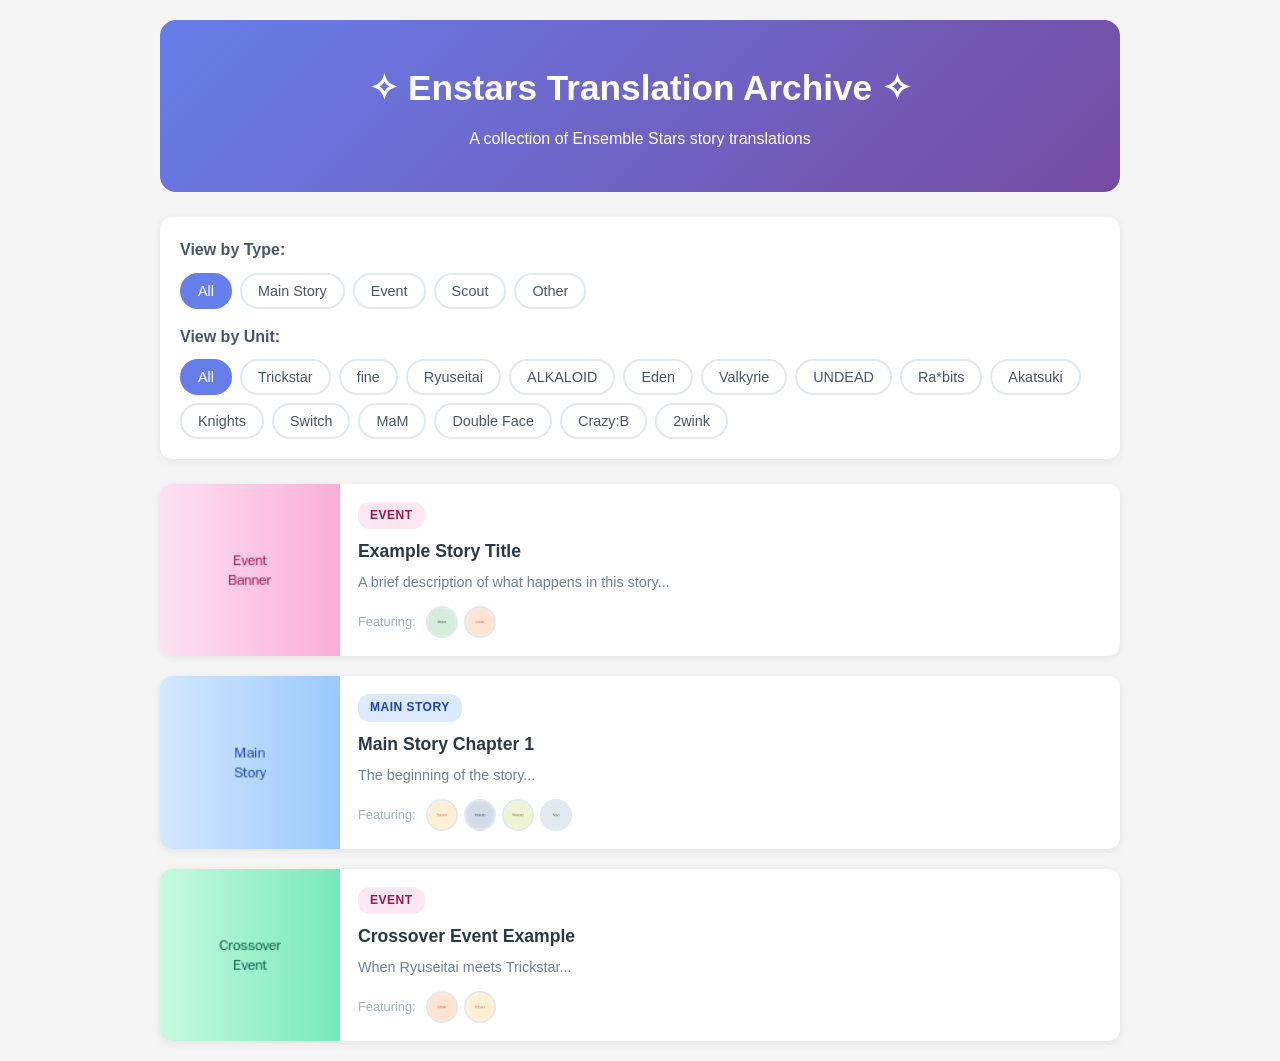
<file: index.html>
<!DOCTYPE html>
<html lang="en">
<head>
  <meta charset="UTF-8">
  <meta name="viewport" content="width=device-width, initial-scale=1.0">
  <title>Enstars Translation Archive</title>
  <link rel="stylesheet" href="styles.css">
</head>
<body>
  <div class="index-container">
    
    <!-- Header -->
    <div class="index-header">
      <h1>✧ Enstars Translation Archive ✧</h1>
      <p>A collection of Ensemble Stars story translations</p>
    </div>

    <!-- Filter Controls -->
    <div class="filter-section">
      <div class="filter-group">
        <label>View by Type:</label>
        <div class="filter-buttons" id="type-filters">
          <button class="filter-btn active" data-filter="all">All</button>
          <button class="filter-btn" data-filter="main-story">Main Story</button>
          <button class="filter-btn" data-filter="event">Event</button>
          <button class="filter-btn" data-filter="scout">Scout</button>
          <button class="filter-btn" data-filter="other">Other</button>
        </div>
      </div>
      
      <div class="filter-group">
        <label>View by Unit:</label>
        <div class="filter-buttons unit-filters" id="unit-filters">
          <button class="filter-btn active" data-filter="all">All</button>
          <button class="filter-btn" data-filter="trickstar">Trickstar</button>
          <button class="filter-btn" data-filter="fine">fine</button>
          <button class="filter-btn" data-filter="ryuseitai">Ryuseitai</button>
          <button class="filter-btn" data-filter="alkaloid">ALKALOID</button>
          <button class="filter-btn" data-filter="eden">Eden</button>
          <button class="filter-btn" data-filter="valkyrie">Valkyrie</button>
          <button class="filter-btn" data-filter="undead">UNDEAD</button>
          <button class="filter-btn" data-filter="rabits">Ra*bits</button>
          <button class="filter-btn" data-filter="akatsuki">Akatsuki</button>
          <button class="filter-btn" data-filter="knights">Knights</button>
          <button class="filter-btn" data-filter="switch">Switch</button>
          <button class="filter-btn" data-filter="mam">MaM</button>
          <button class="filter-btn" data-filter="doublesface">Double Face</button>
          <button class="filter-btn" data-filter="crazeb">Crazy:B</button>
          <button class="filter-btn" data-filter="2wink">2wink</button>
        </div>
      </div>
    </div>

    <!-- Story List -->
    <div class="story-list" id="story-list">
      
      <!-- ============================================
           HOW TO ADD A STORY CARD:
           
           1. Copy a story-card div
           2. Set data-type to: main-story, event, scout, or other
           3. Set data-units to the unit(s) featured (comma-separated if multiple)
           4. Add story image in the .story-image div
           5. Add character mini-sprites in the .featuring div
           6. Update title, description, and link
           ============================================ -->

      <!-- EXAMPLE: Event story featuring Ryuseitai -->
      <div class="story-card" data-type="event" data-units="ryuseitai">
        <a href="stories/example-story.html">
          <div class="story-image">
            <img src="story-images/example-event.png" alt="Story banner">
          </div>
          <div class="story-info">
            <span class="story-type event">Event</span>
            <h3>Example Story Title</h3>
            <p class="description">A brief description of what happens in this story...</p>
            <div class="featuring">
              <span class="featuring-label">Featuring:</span>
              <img class="mini-sprite" src="sprites/midori.png" alt="Midori" title="Midori">
              <img class="mini-sprite" src="sprites/chiaki.png" alt="Chiaki" title="Chiaki">
            </div>
          </div>
        </a>
      </div>

      <!-- EXAMPLE: Main Story chapter -->
      <div class="story-card" data-type="main-story" data-units="trickstar">
        <a href="stories/main-story-ch1.html">
          <div class="story-image">
            <img src="story-images/main-story.png" alt="Story banner">
          </div>
          <div class="story-info">
            <span class="story-type main-story">Main Story</span>
            <h3>Main Story Chapter 1</h3>
            <p class="description">The beginning of the story...</p>
            <div class="featuring">
              <span class="featuring-label">Featuring:</span>
              <img class="mini-sprite" src="sprites/subaru.png" alt="Subaru" title="Subaru">
              <img class="mini-sprite" src="sprites/hokuto.png" alt="Hokuto" title="Hokuto">
              <img class="mini-sprite" src="sprites/makoto.png" alt="Makoto" title="Makoto">
              <img class="mini-sprite" src="sprites/mao.png" alt="Mao" title="Mao">
            </div>
          </div>
        </a>
      </div>

      <!-- EXAMPLE: Story featuring multiple units -->
      <div class="story-card" data-type="event" data-units="ryuseitai,trickstar">
        <a href="stories/crossover-event.html">
          <div class="story-image">
            <img src="story-images/crossover.png" alt="Story banner">
          </div>
          <div class="story-info">
            <span class="story-type event">Event</span>
            <h3>Crossover Event Example</h3>
            <p class="description">When Ryuseitai meets Trickstar...</p>
            <div class="featuring">
              <span class="featuring-label">Featuring:</span>
              <img class="mini-sprite" src="sprites/chiaki.png" alt="Chiaki" title="Chiaki">
              <img class="mini-sprite" src="sprites/subaru.png" alt="Subaru" title="Subaru">
            </div>
          </div>
        </a>
      </div>

    </div>

    <!-- No results message -->
    <div class="no-results" id="no-results" style="display: none;">
      <p>No stories match the selected filters.</p>
    </div>

  </div>

  <!-- Filter Script -->
  <script>
    // Current filter state
    let currentTypeFilter = 'all';
    let currentUnitFilter = 'all';

    // Get all filter buttons and story cards
    const typeButtons = document.querySelectorAll('#type-filters .filter-btn');
    const unitButtons = document.querySelectorAll('#unit-filters .filter-btn');
    const storyCards = document.querySelectorAll('.story-card');
    const noResults = document.getElementById('no-results');

    // Filter function
    function filterStories() {
      let visibleCount = 0;

      storyCards.forEach(card => {
        const cardType = card.dataset.type;
        const cardUnits = card.dataset.units.split(',');

        const typeMatch = currentTypeFilter === 'all' || cardType === currentTypeFilter;
        const unitMatch = currentUnitFilter === 'all' || cardUnits.includes(currentUnitFilter);

        if (typeMatch && unitMatch) {
          card.style.display = 'block';
          visibleCount++;
        } else {
          card.style.display = 'none';
        }
      });

      // Show/hide no results message
      noResults.style.display = visibleCount === 0 ? 'block' : 'none';
    }

    // Type filter buttons
    typeButtons.forEach(btn => {
      btn.addEventListener('click', () => {
        typeButtons.forEach(b => b.classList.remove('active'));
        btn.classList.add('active');
        currentTypeFilter = btn.dataset.filter;
        filterStories();
      });
    });

    // Unit filter buttons
    unitButtons.forEach(btn => {
      btn.addEventListener('click', () => {
        unitButtons.forEach(b => b.classList.remove('active'));
        btn.classList.add('active');
        currentUnitFilter = btn.dataset.filter;
        filterStories();
      });
    });
  </script>
</body>
</html>
</file>
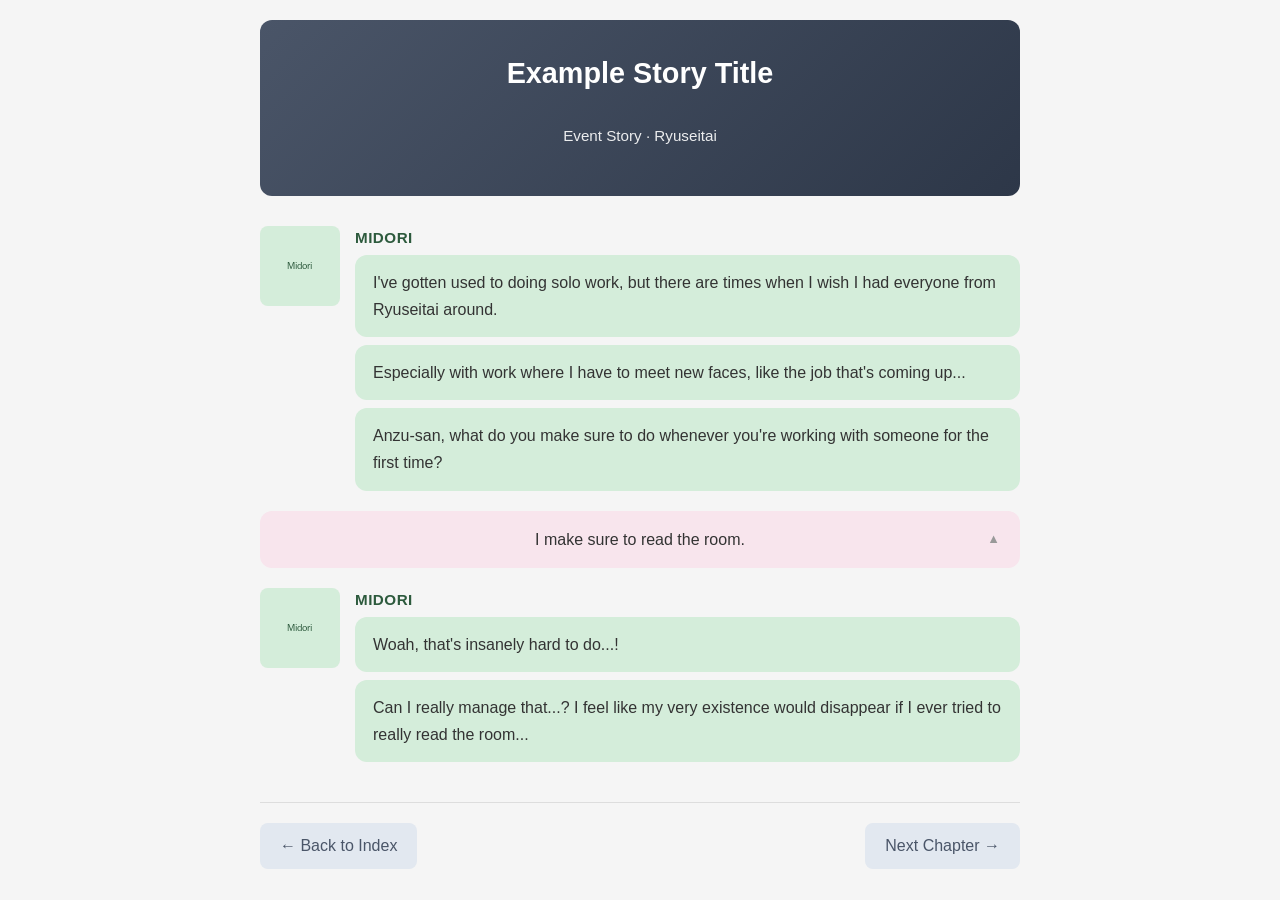
<file: stories/example-story.html>
<!DOCTYPE html>
<html lang="en">
<head>
  <meta charset="UTF-8">
  <meta name="viewport" content="width=device-width, initial-scale=1.0">
  <title>Example Story - Enstars Archive</title>
  <link rel="stylesheet" href="../styles.css">
</head>
<body>
  <div class="story-container">
    
    <!-- Story Header -->
    <div class="story-header">
      <h1>Example Story Title</h1>
      <p class="story-info">Event Story · Ryuseitai</p>
    </div>

    <!-- Dialogue with sprite -->
    <div class="dialogue midori">
      <img class="sprite" src="../sprites/midori.png" alt="Midori">
      <div class="dialogue-content">
        <p class="name">MIDORI</p>
        <p class="text">I've gotten used to doing solo work, but there are times when I wish I had everyone from Ryuseitai around.</p>
      </div>
    </div>

    <!-- Continuation - same character, no sprite needed -->
    <div class="dialogue midori no-sprite">
      <div class="dialogue-content">
        <p class="text">Especially with work where I have to meet new faces, like the job that's coming up...</p>
      </div>
    </div>

    <div class="dialogue midori no-sprite">
      <div class="dialogue-content">
        <p class="text">Anzu-san, what do you make sure to do whenever you're working with someone for the first time?</p>
      </div>
    </div>

    <!-- Player choice box -->
    <div class="player-choice">
      I make sure to read the room.
    </div>

    <!-- Midori responds -->
    <div class="dialogue midori">
      <img class="sprite" src="../sprites/midori.png" alt="Midori">
      <div class="dialogue-content">
        <p class="name">MIDORI</p>
        <p class="text">Woah, that's insanely hard to do...!</p>
      </div>
    </div>

    <div class="dialogue midori no-sprite">
      <div class="dialogue-content">
        <p class="text">Can I really manage that...? I feel like my very existence would disappear if I ever tried to really read the room...</p>
      </div>
    </div>

    <!-- Navigation links -->
    <div class="nav-links">
      <a href="../index.html">← Back to Index</a>
      <a href="#">Next Chapter →</a>
    </div>

  </div>
</body>
</html>
</file>
<file: styles.css>
/* ============================================
   ENSTARS TRANSLATION ARCHIVE - STYLESHEET
   ============================================
   You generally don't need to edit this file!
   Just use it as-is for all your story pages.
   ============================================ */

* {
  margin: 0;
  padding: 0;
  box-sizing: border-box;
}

body {
  font-family: 'Segoe UI', Tahoma, Geneva, Verdana, sans-serif;
  background-color: #f5f5f5;
  color: #333;
  line-height: 1.6;
}

/* ============================================
   INDEX PAGE STYLES
   ============================================ */

.index-container {
  max-width: 1000px;
  margin: 0 auto;
  padding: 20px;
}

.index-header {
  background: linear-gradient(135deg, #667eea 0%, #764ba2 100%);
  color: white;
  padding: 40px;
  border-radius: 16px;
  margin-bottom: 25px;
  text-align: center;
}

.index-header h1 {
  font-size: 2.2rem;
  margin-bottom: 10px;
}

/* ============================================
   FILTER SECTION
   ============================================ */

.filter-section {
  background: white;
  padding: 20px;
  border-radius: 12px;
  margin-bottom: 25px;
  box-shadow: 0 2px 8px rgba(0,0,0,0.08);
}

.filter-group {
  margin-bottom: 15px;
}

.filter-group:last-child {
  margin-bottom: 0;
}

.filter-group label {
  display: block;
  font-weight: 600;
  margin-bottom: 10px;
  color: #4a5568;
}

.filter-buttons {
  display: flex;
  flex-wrap: wrap;
  gap: 8px;
}

.filter-btn {
  padding: 8px 16px;
  border: 2px solid #e2e8f0;
  background: white;
  border-radius: 20px;
  cursor: pointer;
  font-size: 0.9rem;
  transition: all 0.2s;
  color: #4a5568;
}

.filter-btn:hover {
  border-color: #667eea;
  color: #667eea;
}

.filter-btn.active {
  background: #667eea;
  border-color: #667eea;
  color: white;
}

/* ============================================
   STORY CARDS - NEW DESIGN
   ============================================ */

.story-list {
  display: grid;
  gap: 20px;
}

.story-card {
  background: white;
  border-radius: 12px;
  box-shadow: 0 2px 8px rgba(0,0,0,0.08);
  overflow: hidden;
  transition: transform 0.2s, box-shadow 0.2s;
}

.story-card:hover {
  transform: translateY(-3px);
  box-shadow: 0 6px 20px rgba(0,0,0,0.12);
}

.story-card a {
  display: flex;
  text-decoration: none;
  color: inherit;
}

/* Story Image */
.story-image {
  width: 180px;
  min-height: 140px;
  flex-shrink: 0;
  background: linear-gradient(135deg, #e2e8f0 0%, #cbd5e0 100%);
  display: flex;
  align-items: center;
  justify-content: center;
  overflow: hidden;
}

.story-image img {
  width: 100%;
  height: 100%;
  object-fit: cover;
}

/* When no image is available */
.story-image.no-image::after {
  content: "No Image";
  color: #a0aec0;
  font-size: 0.85rem;
}

/* Story Info */
.story-info {
  padding: 18px;
  flex: 1;
  display: flex;
  flex-direction: column;
}

/* Story Type Badge */
.story-type {
  display: inline-block;
  padding: 4px 12px;
  border-radius: 12px;
  font-size: 0.75rem;
  font-weight: 600;
  text-transform: uppercase;
  letter-spacing: 0.5px;
  margin-bottom: 8px;
  width: fit-content;
}

.story-type.main-story {
  background: #dbeafe;
  color: #1e40af;
}

.story-type.event {
  background: #fce7f3;
  color: #9d174d;
}

.story-type.scout {
  background: #d1fae5;
  color: #065f46;
}

.story-type.other {
  background: #e5e7eb;
  color: #374151;
}

.story-info h3 {
  color: #2d3748;
  margin-bottom: 6px;
  font-size: 1.1rem;
}

.story-info .description {
  color: #718096;
  font-size: 0.9rem;
  margin-bottom: 12px;
  flex-grow: 1;
}

/* Featuring Section with Mini Sprites */
.featuring {
  display: flex;
  align-items: center;
  gap: 6px;
  flex-wrap: wrap;
}

.featuring-label {
  font-size: 0.8rem;
  color: #a0aec0;
  margin-right: 4px;
}

.mini-sprite {
  width: 32px;
  height: 32px;
  border-radius: 50%;
  object-fit: cover;
  border: 2px solid #e2e8f0;
  transition: transform 0.2s;
}

.mini-sprite:hover {
  transform: scale(1.15);
  border-color: #667eea;
}

/* No Results Message */
.no-results {
  text-align: center;
  padding: 40px;
  color: #718096;
}

/* ============================================
   RESPONSIVE DESIGN
   ============================================ */

@media (max-width: 600px) {
  .story-card a {
    flex-direction: column;
  }
  
  .story-image {
    width: 100%;
    height: 150px;
  }
  
  .filter-buttons {
    gap: 6px;
  }
  
  .filter-btn {
    padding: 6px 12px;
    font-size: 0.8rem;
  }
}

/* ============================================
   STORY PAGE STYLES
   ============================================ */

/* Container for the whole story */
.story-container {
  max-width: 800px;
  margin: 0 auto;
  padding: 20px;
}

/* Story header with title and info */
.story-header {
  background: linear-gradient(135deg, #4a5568 0%, #2d3748 100%);
  color: white;
  padding: 30px;
  border-radius: 12px;
  margin-bottom: 30px;
  text-align: center;
}

.story-header h1 {
  font-size: 1.8rem;
  margin-bottom: 10px;
}

.story-header .story-info {
  opacity: 0.9;
  font-size: 0.95rem;
}

/* Individual dialogue block */
.dialogue {
  display: flex;
  align-items: flex-start;
  gap: 15px;
  margin-bottom: 8px;
}

/* Character sprite/icon */
.dialogue .sprite {
  width: 80px;
  height: 80px;
  border-radius: 8px;
  object-fit: cover;
  flex-shrink: 0;
}

/* When there's no sprite (continuation of dialogue) */
.dialogue.no-sprite {
  padding-left: 95px;
}

/* Dialogue content area */
.dialogue-content {
  flex: 1;
}

/* Character name */
.dialogue .name {
  font-weight: bold;
  font-size: 0.95rem;
  margin-bottom: 4px;
  letter-spacing: 0.5px;
}

/* Dialogue text bubble */
.dialogue .text {
  padding: 14px 18px;
  border-radius: 12px;
  font-size: 1rem;
  line-height: 1.7;
}

/* ============================================
   CHARACTER COLORS
   Add more characters by copying this pattern!
   ============================================ */

/* Midori Takamine - Soft green */
.dialogue.midori .name { color: #2d5a3d; }
.dialogue.midori .text { background-color: #d4edda; }

/* Player/Anzu - Soft pink */
.dialogue.player .name { color: #6b4c5a; }
.dialogue.player .text { background-color: #f8e5ed; }

/* Chiaki Morisawa - Orange/Red */
.dialogue.chiaki .name { color: #c44a2d; }
.dialogue.chiaki .text { background-color: #ffe4d4; }

/* Kanata Shinkai - Blue */
.dialogue.kanata .name { color: #2d5a7c; }
.dialogue.kanata .text { background-color: #d4e8f4; }

/* Tetora Nagumo - Red */
.dialogue.tetora .name { color: #8b2d2d; }
.dialogue.tetora .text { background-color: #f4d4d4; }

/* Shinobu Sengoku - Purple */
.dialogue.shinobu .name { color: #5a2d6b; }
.dialogue.shinobu .text { background-color: #e8d4f4; }

/* Subaru Akehoshi - Orange */
.dialogue.subaru .name { color: #c46a2d; }
.dialogue.subaru .text { background-color: #fff0d4; }

/* Hokuto Hidaka - Blue/Dark */
.dialogue.hokuto .name { color: #2d3a5a; }
.dialogue.hokuto .text { background-color: #d4dae8; }

/* Makoto Yuuki - Yellow/Green */
.dialogue.makoto .name { color: #5a6b2d; }
.dialogue.makoto .text { background-color: #eef4d4; }

/* Mao Isara - Gray/Blue */
.dialogue.mao .name { color: #4a5568; }
.dialogue.mao .text { background-color: #e2e8f0; }

/* Rei Sakuma - Dark Purple/Red */
.dialogue.rei .name { color: #5c1a1a; }
.dialogue.rei .text { background-color: #f0d4d4; }

/* Kaoru Hakaze - Sandy/Tan */
.dialogue.kaoru .name { color: #8b7355; }
.dialogue.kaoru .text { background-color: #f5edd6; }

/* Koga Oogami - Gray */
.dialogue.koga .name { color: #4a4a4a; }
.dialogue.koga .text { background-color: #e8e8e8; }

/* Adonis Otogari - Deep Purple */
.dialogue.adonis .name { color: #4a3560; }
.dialogue.adonis .text { background-color: #e8dff0; }

/* Eichi Tenshouin - Light Blue/White */
.dialogue.eichi .name { color: #3a6a8a; }
.dialogue.eichi .text { background-color: #e0f0f8; }

/* Wataru Hibiki - Purple/Blue */
.dialogue.wataru .name { color: #5a3d7a; }
.dialogue.wataru .text { background-color: #e8e0f4; }

/* Tori Himemiya - Pink */
.dialogue.tori .name { color: #c44a7a; }
.dialogue.tori .text { background-color: #fce4ec; }

/* Yuzuru Fushimi - Silver/Blue */
.dialogue.yuzuru .name { color: #4a5a6a; }
.dialogue.yuzuru .text { background-color: #e4eaf0; }

/* Leo Tsukinaga - Orange/Gold */
.dialogue.leo .name { color: #b8860b; }
.dialogue.leo .text { background-color: #fff8dc; }

/* Izumi Sena - Light Blue */
.dialogue.izumi .name { color: #4682b4; }
.dialogue.izumi .text { background-color: #e0f4ff; }

/* Ritsu Sakuma - Dark Red/Pink */
.dialogue.ritsu .name { color: #8b2252; }
.dialogue.ritsu .text { background-color: #f8e0ea; }

/* Arashi Narukami - Purple/Gold */
.dialogue.arashi .name { color: #8a6d8a; }
.dialogue.arashi .text { background-color: #f4e8f4; }

/* Tsukasa Suou - Red */
.dialogue.tsukasa .name { color: #8b0000; }
.dialogue.tsukasa .text { background-color: #ffe4e1; }

/* Natsume Sakasaki - Red/Orange */
.dialogue.natsume .name { color: #c44a2d; }
.dialogue.natsume .text { background-color: #ffe8dc; }

/* Tsumugi Aoba - Soft Blue */
.dialogue.tsumugi .name { color: #5f9ea0; }
.dialogue.tsumugi .text { background-color: #e0f0f0; }

/* Sora Harukawa - Yellow */
.dialogue.sora .name { color: #daa520; }
.dialogue.sora .text { background-color: #fffacd; }

/* Default/Narrator - Gray */
.dialogue.narrator .name { color: #666; }
.dialogue.narrator .text { 
  background-color: #e9e9e9;
  font-style: italic;
}

/* ============================================
   PLAYER CHOICE BOX
   ============================================ */

.player-choice {
  background-color: #f8e5ed;
  padding: 16px 24px;
  border-radius: 12px;
  margin: 20px 0;
  text-align: center;
  font-size: 1rem;
  position: relative;
}

.player-choice::after {
  content: "▲";
  position: absolute;
  right: 20px;
  top: 50%;
  transform: translateY(-50%);
  color: #999;
  font-size: 0.8rem;
}

/* ============================================
   NAVIGATION
   ============================================ */

.nav-links {
  display: flex;
  justify-content: space-between;
  margin-top: 40px;
  padding-top: 20px;
  border-top: 1px solid #ddd;
}

.nav-links a {
  color: #4a5568;
  text-decoration: none;
  padding: 10px 20px;
  background: #e2e8f0;
  border-radius: 8px;
  transition: background 0.2s;
}

.nav-links a:hover {
  background: #cbd5e0;
}
</file>
